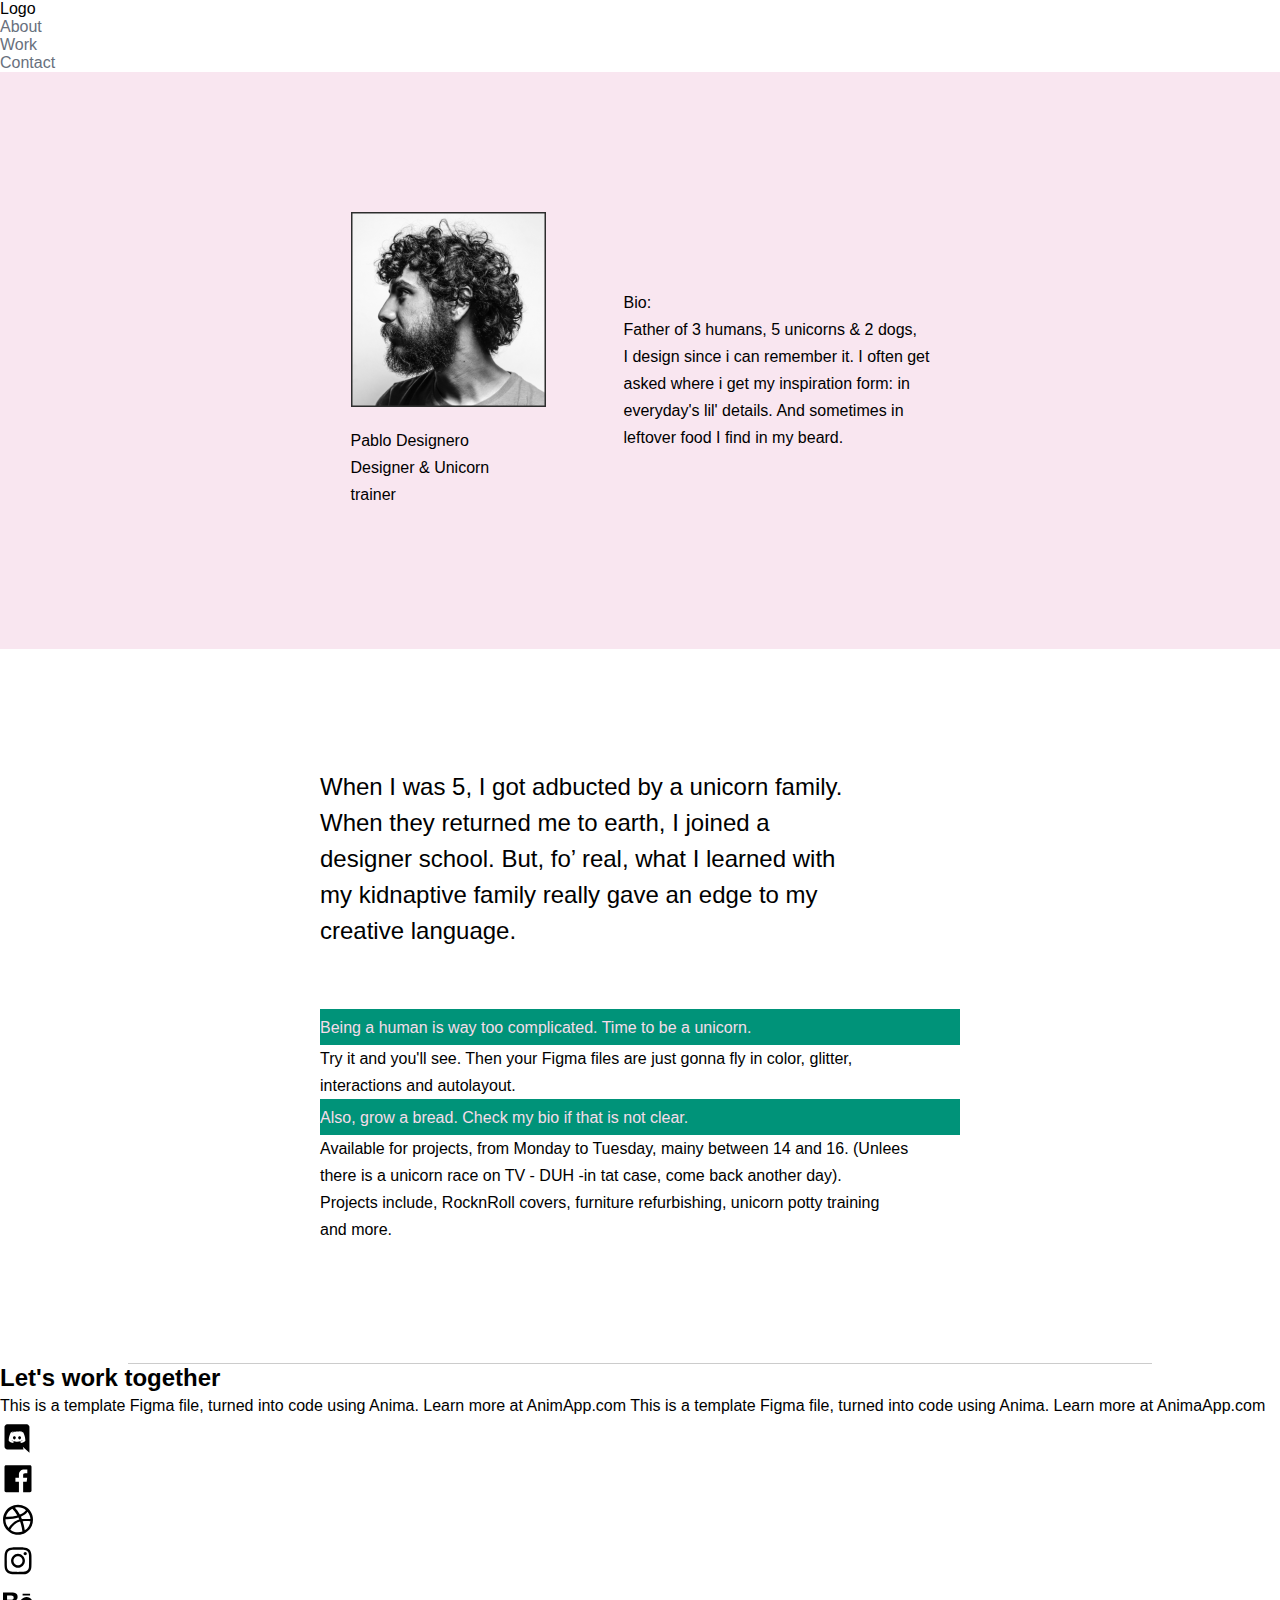
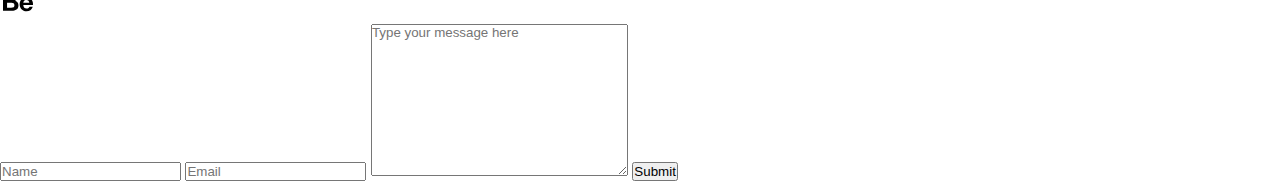
<file: about.html>
<!DOCTYPE html>
<html lang="en">
<head>
    <meta charset="UTF-8">
    <meta http-equiv="X-UA-Compatible" content="IE=edge">
    <meta name="viewport" content="width=device-width, initial-scale=1.0">
    <link rel="stylesheet" href="./css/style.css">
    <link rel="stylesheet" href="./css/about.css">
    <link rel="preconnect" href="https://fonts.googleapis.com"><link rel="preconnect" href="https://fonts.gstatic.com" crossorigin><link href="https://fonts.googleapis.com/css2?family=Epilogue:wght@400;500;600&display=swap" rel="stylesheet">
    <title>About</title>
</head>
<body>

        
    <div class="header">

        <a href="index.html" id="nav-logo">Logo</a>

        <nav>
            <ul class="nav-bar">
                <li><a href="./about.html">About</a></li>
                <li><a href="#">Work</a></li>
                <li><a href="#">Contact</a></li>
            </ul>
        </nav>

    </div>

    <div class="about-place-bg">

        <div class="about-place">


            <div class="about-place-center">

                <div class="about-left-content">

                    <img src="./css/img-about/pablo-designero.png" alt="">

                    <div class="pablo-p">

                        <div class="lef-content-p">

                            <p class="weight-600">
                                Pablo Designero
                            </p>

                            <p>
                                Designer & Unicorn <br/> trainer
                            </p>

                        </div>

                    </div>

                </div>

                <div class="about-right-content">

                    <p class="weight-600">
                        Bio:
                    </p>

                    <p>
                        Father of 3 humans, 5 unicorns & 2 dogs, <br/>I design since i can remember it. I often get<br/> asked where i get my inspiration form: in <br/>everyday's lil' details. And sometimes in <br/> leftover food I find in my beard.
                    </p>

                </div>

            </div>

        </div>

    </div>

    <div class="about-text">
        <div class="about-body-text">
            <h2>
                When I was 5, I got adbucted by a unicorn family. <br/>When they returned me to earth, I joined a <br/>designer school. But, fo’ real, what I learned with <br/>my kidnaptive family really gave an edge to my <br/>creative language.
            </h2>
        </div>

        <div class="about-green-text">

            <div class="about-green-bg">
                <p>
                    Being a human is way too complicated. Time to be a unicorn.
                </p>
            </div>


            <p>
                Try it and you'll see. Then your Figma files are just gonna fly in color, glitter,<br/>
                interactions and autolayout.
            </p>

            <div class="about-green-bg">
                <p>
                    Also, grow a bread. Check my bio if that is not clear.
                </p>
            </div>
            
            <p>
                Available for projects, from Monday to Tuesday, mainy between 14 and 16. (Unlees <br/>
                there is a unicorn race on TV - DUH -in tat case, come back another day). <br/>
                Projects include, RocknRoll covers, furniture refurbishing, unicorn potty training<br/>
                and more.
            </p>
        </div>
    </div>

    <div class="about-border-line"></div>


    <section class="footer">

        

        <div class="footer-left-content">

            <h2>
                Let's work together
            </h2>


            <p class="footer-text-size">
                This is a template Figma file, turned into code using Anima. Learn more at AnimApp.com This is a template Figma file, turned into code using Anima. Learn more at AnimaApp.com
            </p>

            <ul class="social-icons">
                <li><a href="#"><img src="./css/img/Social-logos/discord.svg" alt="Discord logo"></a></li>
                <li class="social-icons-pad"><a href="#"><img src="./css/img/Social-logos/facebook.svg" alt="Facebook logo"></a></li>
                <li class="social-icons-pad"><a href="#"><img src="./css/img/Social-logos/dribbble.svg" alt="Dribbble logo"></a></li>
                <li class="social-icons-pad"><a href="#"><img src="./css/img/Social-logos/instagram.svg" alt="Instagram logo"></a></li>
                <li class="social-icons-pad"><a href="#"><img src="./css/img/Social-logos/behance.svg" alt="Behance logo"></a></li>
            </ul>

        </div>


        <div class="footer-right-content">

            
            <form action="" method="" class="form">
                <input type="text" placeholder="Name" form="" class="form-text-input">
                <input type="email" placeholder="Email" class="form-email-input">
                <textarea name="form-text-type" id="" cols="30" rows="10" class="form-text-type" placeholder="Type your message here"></textarea>
                <button type="button" class="form-button-type">Submit</button>

            </form>

        </div>


    </section>

</body>
</html>
</file>
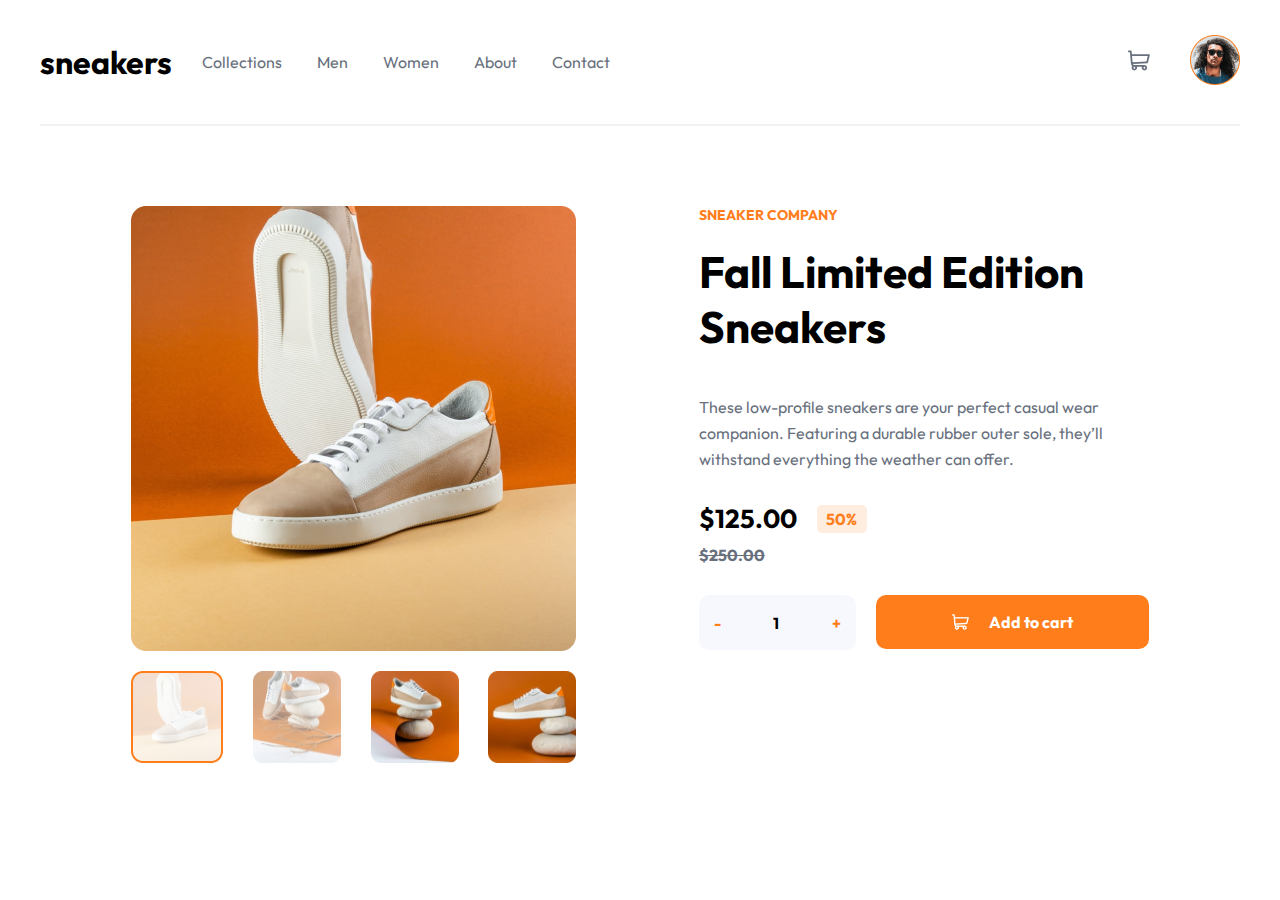
<file: men.html>
<!DOCTYPE html>
<html lang="en">
<head>
    <meta charset="UTF-8">
    <meta http-equiv="X-UA-Compatible" content="IE=edge">
    <meta name="viewport" content="width=device-width, initial-scale=1.0">
    <link rel="stylesheet" href="./css/style.css">
    <link href="https://fonts.googleapis.com/css2?family=Kumbh+Sans:wght@700&family=Outfit:wght@400;700&display=swap" rel="stylesheet">
    <title>Men - Vazha Despotashvili</title>
</head>
<body>
    <nav class="container menu">
        <div class="navbar">
            <div class="logo">
                <h1>sneakers</h1>
            </div>

            <div class="navigation">
                <ul class="navList">
                    <li><a class="navLink" href="index.html">Collections</a></li>
                    <li><a class="navLink" href="men.html">Men</a></li>
                    <li><a class="navLink" href="women.html">Women</a></li>
                    <li><a class="navLink" href="about.html">About</a></li>
                    <li><a class="navLink" href="contact.html">Contact</a></li>
                </ul>
            </div>

            <div class="purchaseProfile">
                <div class="purschase">
                    <img src="./css/img/purchaseImg.svg" alt="Client Order Tab">
                </div>
                <div class="profile">
                    <img src="./css/img/profileImg.png" alt="Client Profline Picture">
                </div>
            </div>
        </div>
    </nav>

    <div class="container">
        <div class="storkeShadow"></div>
    </div>

    <section class="container main">
        <div class="leftContent">
            <img src="./css/img/sneakers01.png" alt="Sneakers">

            <div class="sneakersPhotos">
                <img class="sneakersPhotosPointer" src="./css/img/sneakersSmall01.png" alt="">
                <img class="sneakersPhotosPointer" src="./css/img/sneakersSmall02.png" alt="">
                <img class="sneakersPhotosPointer" src="./css/img/sneakersSmall03.png" alt="">
                <img class="sneakersPhotosPointer" src="./css/img/sneakersSmall04.png" alt="">
            </div>
        </div>

        <div class="rightContent">
            <div class="textSection">
                <p class="sneakerCompay fontWeight">
                    SNEAKER COMPANY
                </p>
                <p class="sneakerTitle fontWeight">
                    Fall Limited Edition Sneakers
                </p>
                <p class="snekaerDescription">
                    These low-profile sneakers are your perfect casual wear
                    companion. Featuring a durable rubber outer sole, they’ll
                    withstand everything the weather can offer.
                </p>
            </div>

            <div class="priceSale">
                <div class="priceSaleFlex">
                    <p class="price fontWeight">
                        $125.00
                    </p>
                    <p class="sale fontWeight">
                        50%
                    </p>
                </div>


                <p class="oldPrice fontWeight">
                        $250.00
                </p>
            </div>

            <div class="buttonSection">
                <div class="count fontWeight">
                    <p class="minus">
                        -
                    </p>
                    <p class="countItems fontWeight">
                        1
                    </p>
                    <p class="plus fontWeight">
                        +
                    </p>
                </div>

                <div class="cart">
                    <img class="addToCartImg" src="./css/img/addToCartWhite.png" alt="">
                    <p class="addToCart fontWeight">
                        Add to cart
                    </p>
                </div>
            </div>
        </div>
    </section>

    <script src="main.js"></script>
</body>
</html>
</file>
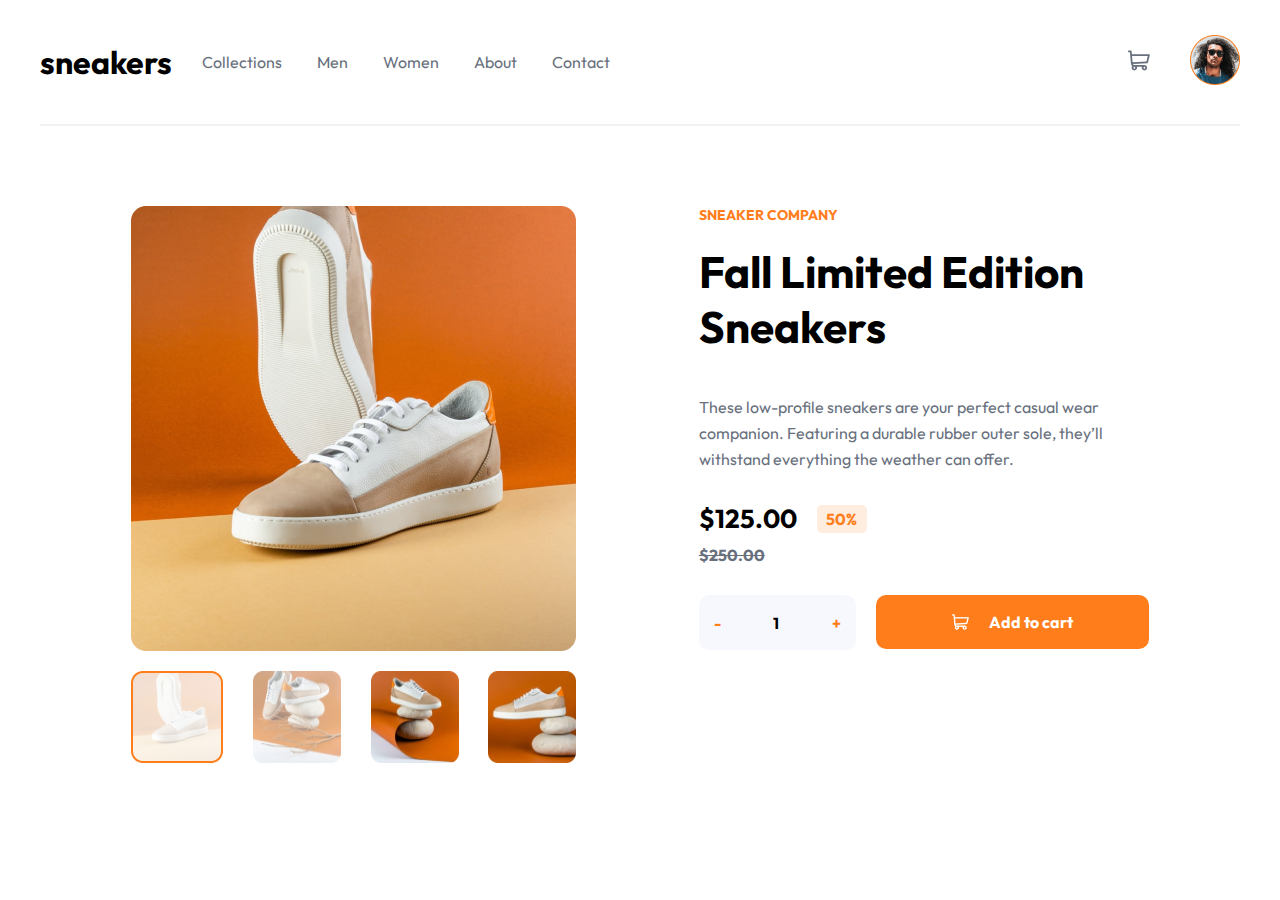
<file: women.html>
<!DOCTYPE html>
<html lang="en">
<head>
    <meta charset="UTF-8">
    <meta http-equiv="X-UA-Compatible" content="IE=edge">
    <meta name="viewport" content="width=device-width, initial-scale=1.0">
    <link rel="stylesheet" href="./css/style.css">
    <link href="https://fonts.googleapis.com/css2?family=Kumbh+Sans:wght@700&family=Outfit:wght@400;700&display=swap" rel="stylesheet">
    <title>Women - Vazha Despotashvili</title>
</head>
<body>
    <nav class="container menu">
        <div class="navbar">
            <div class="logo">
                <h1>sneakers</h1>
            </div>

            <div class="navigation">
                <ul class="navList">
                    <li><a class="navLink" href="index.html">Collections</a></li>
                    <li><a class="navLink" href="men.html">Men</a></li>
                    <li><a class="navLink" href="women.html">Women</a></li>
                    <li><a class="navLink" href="about.html">About</a></li>
                    <li><a class="navLink" href="contact.html">Contact</a></li>
                </ul>
            </div>

            <div class="purchaseProfile">
                <div class="purschase">
                    <img src="./css/img/purchaseImg.svg" alt="Client Order Tab">
                </div>
                <div class="profile">
                    <img src="./css/img/profileImg.png" alt="Client Profline Picture">
                </div>
            </div>
        </div>
    </nav>

    <div class="container">
        <div class="storkeShadow"></div>
    </div>

    <section class="container main">
        <div class="leftContent">
            <img src="./css/img/sneakers01.png" alt="Sneakers">

            <div class="sneakersPhotos">
                <img class="sneakersPhotosPointer" src="./css/img/sneakersSmall01.png" alt="">
                <img class="sneakersPhotosPointer" src="./css/img/sneakersSmall02.png" alt="">
                <img class="sneakersPhotosPointer" src="./css/img/sneakersSmall03.png" alt="">
                <img class="sneakersPhotosPointer" src="./css/img/sneakersSmall04.png" alt="">
            </div>
        </div>

        <div class="rightContent">
            <div class="textSection">
                <p class="sneakerCompay fontWeight">
                    SNEAKER COMPANY
                </p>
                <p class="sneakerTitle fontWeight">
                    Fall Limited Edition Sneakers
                </p>
                <p class="snekaerDescription">
                    These low-profile sneakers are your perfect casual wear
                    companion. Featuring a durable rubber outer sole, they’ll
                    withstand everything the weather can offer.
                </p>
            </div>

            <div class="priceSale">
                <div class="priceSaleFlex">
                    <p class="price fontWeight">
                        $125.00
                    </p>
                    <p class="sale fontWeight">
                        50%
                    </p>
                </div>


                <p class="oldPrice fontWeight">
                        $250.00
                </p>
            </div>

            <div class="buttonSection">
                <div class="count fontWeight">
                    <p class="minus">
                        -
                    </p>
                    <p class="countItems fontWeight">
                        1
                    </p>
                    <p class="plus fontWeight">
                        +
                    </p>
                </div>

                <div class="cart">
                    <img class="addToCartImg" src="./css/img/addToCartWhite.png" alt="">
                    <p class="addToCart fontWeight">
                        Add to cart
                    </p>
                </div>
            </div>
        </div>
    </section>

    <script src="main.js"></script>
</body>
</html>
</file>
<file: css/style.css>
*{
    margin: 0;
    padding: 0;
    font-family: 'Outfit', sans-serif;
    box-sizing: border-box;
    /* 
    font-family: 'Kumbh Sans', sans-serif;
     */
}

body{
    background-color: #FFFFFF;
}

ul, a {
    text-decoration: none;
    list-style: none;
    color: #68707D;
    gap:35px
}

a:hover{
    color: black;
}

.container{
    max-width: 1200px;
    box-sizing: border-box;
    margin: auto;
}

.navbar{
    position: relative;
    display: flex;
    justify-content: space-between;
    padding: 35px 0px;
    align-items: center;

}

.logo{
    font-weight: 700;
}

.navigation ul{
    display: flex;
    justify-content: space-evenly;
}

.navigation{
    position: relative;

    display: flex;
    flex-grow: 1;
    justify-content: flex-start;
    padding-left: 30px;
}

.navList{
    position: relative;
}

.navLink{
    position: relative;

}

.navLink::after{
    content: "";

    position: absolute;
    left: 0;
    bottom: -52px;
    height: 4px;
    width: 0%;
    background-color: #FF7D1A;
    
    transition: all .3s;
}

.navLink:hover::after{
    width: 100%;
}




.purchaseProfile{
    display: flex;

    justify-content:space-between;
    align-items: center;
    gap: 40px;
}

.purschase, .profile {
    cursor:pointer;
}

.storkeShadow {
    opacity: 5%;
    border-top: 2px solid black;
}


.main {
    display: flex;
    justify-content: space-around;
    padding-top: 40px;
    margin-top: 40px;
    padding-left: 30px;
    padding-right: 30px;
}

.leftContent{
    display: flex;
    flex-direction: column;
    gap: 20px;
}

.sneakersPhotos{
    display: flex;
    justify-content: space-between;
}

.mainPhoto{
    cursor: pointer;
}

.sneakersPhotosPointer {
    cursor: pointer;
}


.rightContent{
    display: flex;
    flex-direction: column;
    gap: 30px;
}

.textSection{
    display: flex;
    flex-direction: column;
    gap: 20px;
    width: 424px;
}


.sneakerCompay{
    font-size: 0.875rem;
    color: #FF7D1A;
}

.sneakerTitle{
    font-size: 2.75rem;
}


.snekaerDescription{
    padding-top: 20px;
    font-size: 1rem;
    color: #68707D;
    line-height: 26px;
}

.fontWeight{
    font-weight: 700;
}



.priceSale{
    display: flex;
    flex-direction: column;
}

.priceSaleFlex{
    width: 396px;
    display: flex;
    justify-content: flex-start;
    gap: 20px;
    align-items: center;
}

.price{
    font-size: 1.625rem;
}

.sale{
    width: 50px;
    height: 28px;
    background-color: #FFEDE0;
    border-radius: 5px;
    color: #FF7D1A;
    display: flex;
    justify-content: center;
    align-items: center;
}

.oldPrice{
    padding-top: 10px;
    font-size: 1rem;
    text-decoration: line-through;
    color: #68707D;
}

.buttonSection{
    display: flex;
    justify-content: space-between;
}

.count{
    width: 157px;
    height: 55px;
    display: flex;
    justify-content: space-between;
    background-color:#F7F8FD;
    align-items: center;
    padding: 0 15px;
    border-radius: 10px;
    font-size: 1rem;

}

.plus, .minus {
    color: #FF7D1A;
    cursor: pointer;

    transition: all .3s;
}

.plus:hover, .minus:hover{
    color: #FFAC6A;
}

.cart{
    width: 273px;
    height: 54px;
    display: flex;
    justify-content: center;
    gap: 20px;
    align-items: center;
    background-color: #FF7D1A;
    color: white;
    margin-left: 20px;
    border-radius: 10px;
    cursor: pointer;

    transition: all .3s;
}

.cart:hover{
    background-color:#FFAC6A;
}
</file>
<file: css/about.css>
p {
    line-height: 27px ;
    margin: 0;
    padding: 0;
}

h2 {
    margin: 0;
    padding: 0;
}

.about-place-bg{
    width: 100%;
    height: 577px;
    background-color:#F9E6F0;
}


.about-place {
    display: flex;
    justify-content: space-evenly;
    padding-top: 140px;
}

.about-left-content{
    display: flex;
    flex-direction: column;
    gap: 20px;
}

.about-place-center{
    display: flex;
    gap: 78px;
    align-items: center;
}

.about-right-content {
    padding-top: 20px;
}

.about-body-text h2{
    width: 640px;
    height: 180px;
    overflow: none;
    line-height:36px;
    font-weight: 500;
    font-size: 24px;
}

.about-text {
    display: flex;
    align-items: center;
    flex-direction: column;
    padding-top: 120px;
    gap: 60px;
}

.about-green-bg {
    background-color: #009379;
    color: #F6DCE9;
    width: 640px;
    height: 36px;
    overflow: none;
}

.about-green-bg p{
    padding: 5px 0px;
}

.about-border-line {
    width: 80%;
    padding-top: 120px;
    border-bottom: 1px solid black;
    align-items: center;
    margin:auto;
    opacity: 20%;
}
</file>
